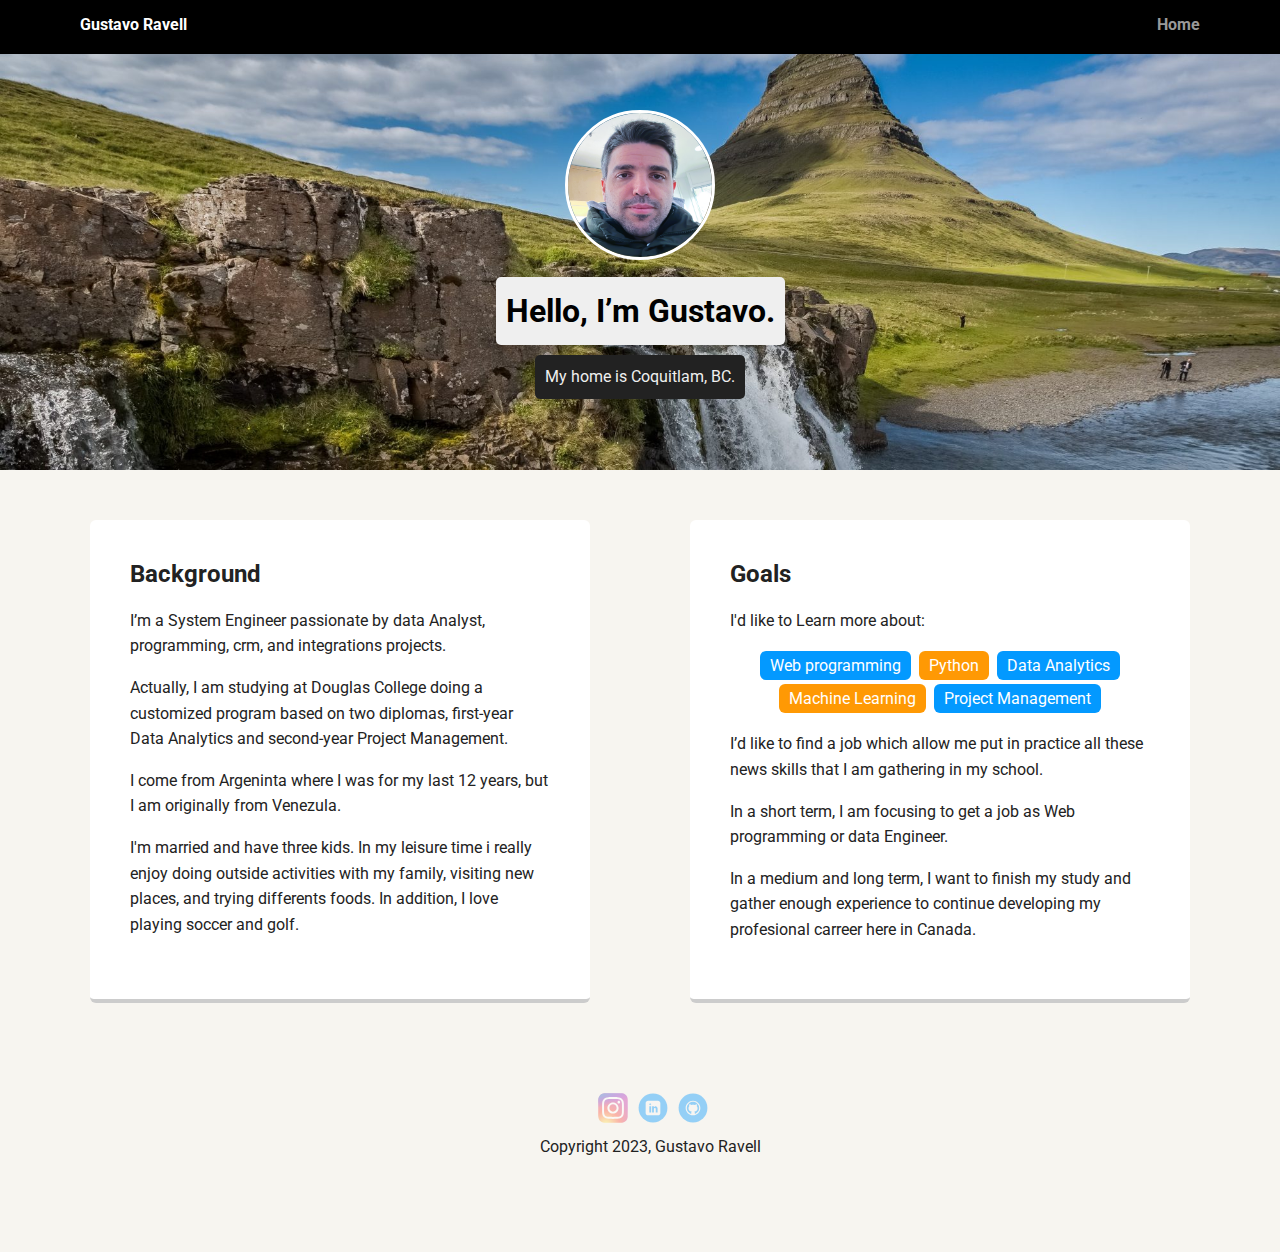
<file: index.html>
<!doctype html>
<html lang="en">

<head>
  <meta charset="utf-8">
  <title>Gustavo Ravell's Profile</title>
  <meta name="viewport" content="width=device-width, initial-scale=1.0">
  <link rel="stylesheet" href="styles.css">
  <link href="https://fonts.googleapis.com/css?family=Muli%7CRoboto:400,300,500,700,900" rel="stylesheet">
</head>

<body>

  <div class="main-nav">
    <ul class="nav">
      <li class="name">Gustavo Ravell</li>
      <li>
        <a href="index.html">Home</a>
      </li>
    </ul>
  </div>

  <header>
    <img src="images/me.png" alt="Drawing of Gustavo Ravell" class="profile-image">
    <h1 class="tag name">Hello, I’m Gustavo.</h1>
    <p class="tag location">My home is Coquitlam, BC.</p>
  </header>

  <main class="flex">
    <div class="card">
      <h2>Background</h2>
      <p>I’m a System Engineer passionate by data Analyst, programming, crm, and integrations projects. </p>
      <p>Actually, I am studying at Douglas College doing a customized program based on two diplomas, first-year  Data Analytics and second-year Project Management.</p>
      <p>I come from Argeninta where I was for my last 12 years, but I am originally from Venezula.</p>
      <p>I'm married and have three kids. In my leisure time i really enjoy doing outside activities with my family, visiting new places, and trying
        differents foods. In addition, I love playing soccer and golf.</p>
    </div>

    <div class="card">
      <h2>Goals</h2>
      <p>I'd like to Learn more about:</p>
      <ul class="skills">
        <li>Web programming</li>
        <li>Python</li>
        <li>Data Analytics</li>
        <li>Machine Learning</li>
        <li>Project Management</li>
      </ul>
      <p>I’d like to find a job which allow me put in practice all these news skills that I am gathering in my school.</p>
      <p>In a short term, I am focusing to get a job as Web programming or data Engineer.</p>
      <p>In a medium and long term, I want to finish my study and gather enough experience to continue developing my profesional carreer here in Canada.</p>
      <p></p>
      <p></p>
    </div>

  </main>
  <footer>
    <ul>
      <li>
        <a href="https://instagram.com/ravellgustavo?igshid=OGQ5ZDc2ODk2ZA==" class="social instagram">Instagram</a>
      </li>
      <li>
        <a href="https://www.linkedin.com/in/gustavo-ravell" class="social linkedin">linkedin</a>
      </li>
      <li>
        <a href="https://gustavoravell.github.io/lab/" class="social github">Github</a>
      </li>
    </ul>
    <p class="copyright">Copyright 2023, Gustavo Ravell</p>
  </footer>
</body>

</html>
</file>
<file: styles.css>
/* Global Layout Set-up */
* {
  box-sizing: border-box;
}

body {
  margin: 0;
  padding: 0;
  text-align: center;
  font-family: "Roboto", sans-serif;
  color: #222;
  background: #f7f5f0;
}
/* Link Styles */

a {
  text-decoration: none;
  color: #999;
}
a:hover {
  color: #6633ff;
}

/* Section Styles */

.main-nav {
  width: 100%;
  background: black;
  min-height: 30px;
  padding: 10px;
  position: fixed;
  text-align: center;
}
.nav {
  display: flex;
  justify-content: space-around;
  font-weight: 700;
  list-style-type: none;
  margin: 0 auto;
  padding: 0;
}

.nav .name {
  display: block;
  margin-right: auto;
  color: white;
}
.nav li {
  padding: 5px 10px 10px 10px;
}
.nav a {
  transition: all 0.5s;
}
.nav a:hover {
  color: white;
}

header {
  text-align: center;
  background: url("images/background-image.jpg") no-repeat center center;
  background-size: cover;
  overflow: hidden;
  padding-top: 60px;
}
header {
  line-height: 1.5;
}
header .profile-image {
  margin-top: 50px;
  width: 150px;
  height: 150px;
  border-radius: 50%;
  border: 3px solid white;
  transition: all 0.5s;
  background-color: rgba(0, 0, 0, 0.3);
}
header .profile-image:hover {
  transform: scale(1.2) rotate(5deg);
}
.tag {
  background-color: #efefef;
  color: black;
  padding: 10px;
  border-radius: 5px;
  display: table;
  margin: 10px auto;
}
.location {
  background-color: #222;
  color: #efefef;
}
.card {
  margin: 30px;
  padding: 20px 40px 40px;
  max-width: 500px;
  text-align: left;
  background: #fff;
  border-bottom: 4px solid #ccc;
  border-radius: 6px;
  transition: all 0.5s;
}
.card:hover {
  border-color: #ff99ff;
}

ul.skills {
  padding: 0;
  text-align: center;
}

.skills li {
  border-radius: 6px;
  display: inline-block;
  background: #ff9904;
  color: white;
  padding: 5px 10px;
  margin: 2px;
}

.skills li:nth-child(odd) {
  background: #0399ff;
}

footer {
  width: 100%;
  min-height: 30px;
  padding: 20px 0 40px 20px;
}

footer .copyright {
  top: -8px;
  font-size: 0.75em;
}

footer ul {
  list-style-type: none;
  margin: 0;
  padding: 0;
}

footer ul li {
  display: inline-block;
}

a.social {
  display: inline-block;
  text-indent: -9999px;
  margin-left: 5px;
  width: 30px;
  height: 30px;
  background-size: 30px 30px;
  opacity: 0.4;
  transition: all 0.5s;
}
a.instagram {
  background-image: url(images/Instagram_logo_2016.svg);
}
a.linkedin {
  background-image: url(images/linkedin.svg);
}
a.github {
  background-image: url(images/github.svg);
}
a.social:hover {
  opacity: 1;
}
.clearfix {
  clear: both;
}

/* Styles for larger screens */
@media screen and (min-width: 720px) {
  .flex {
    display: -ms-flexbox; /* TWEENER - IE 10 */
    display: flex;
    max-width: 1200px;
    -ms-flex-pack: distribute;
    justify-content: space-around;
    margin: 0 auto;
  }

  header {
    min-height: 470px;
  }

  .nav {
    max-width: 1200px;
    padding: 0 30px;
  }

  main {
    padding-top: 20px;
  }

  main p {
    line-height: 1.6em;
  }

  footer {
    font-size: 1.3em;
    max-width: 1200px;
    margin: 40px auto;
  }
}
</file>
